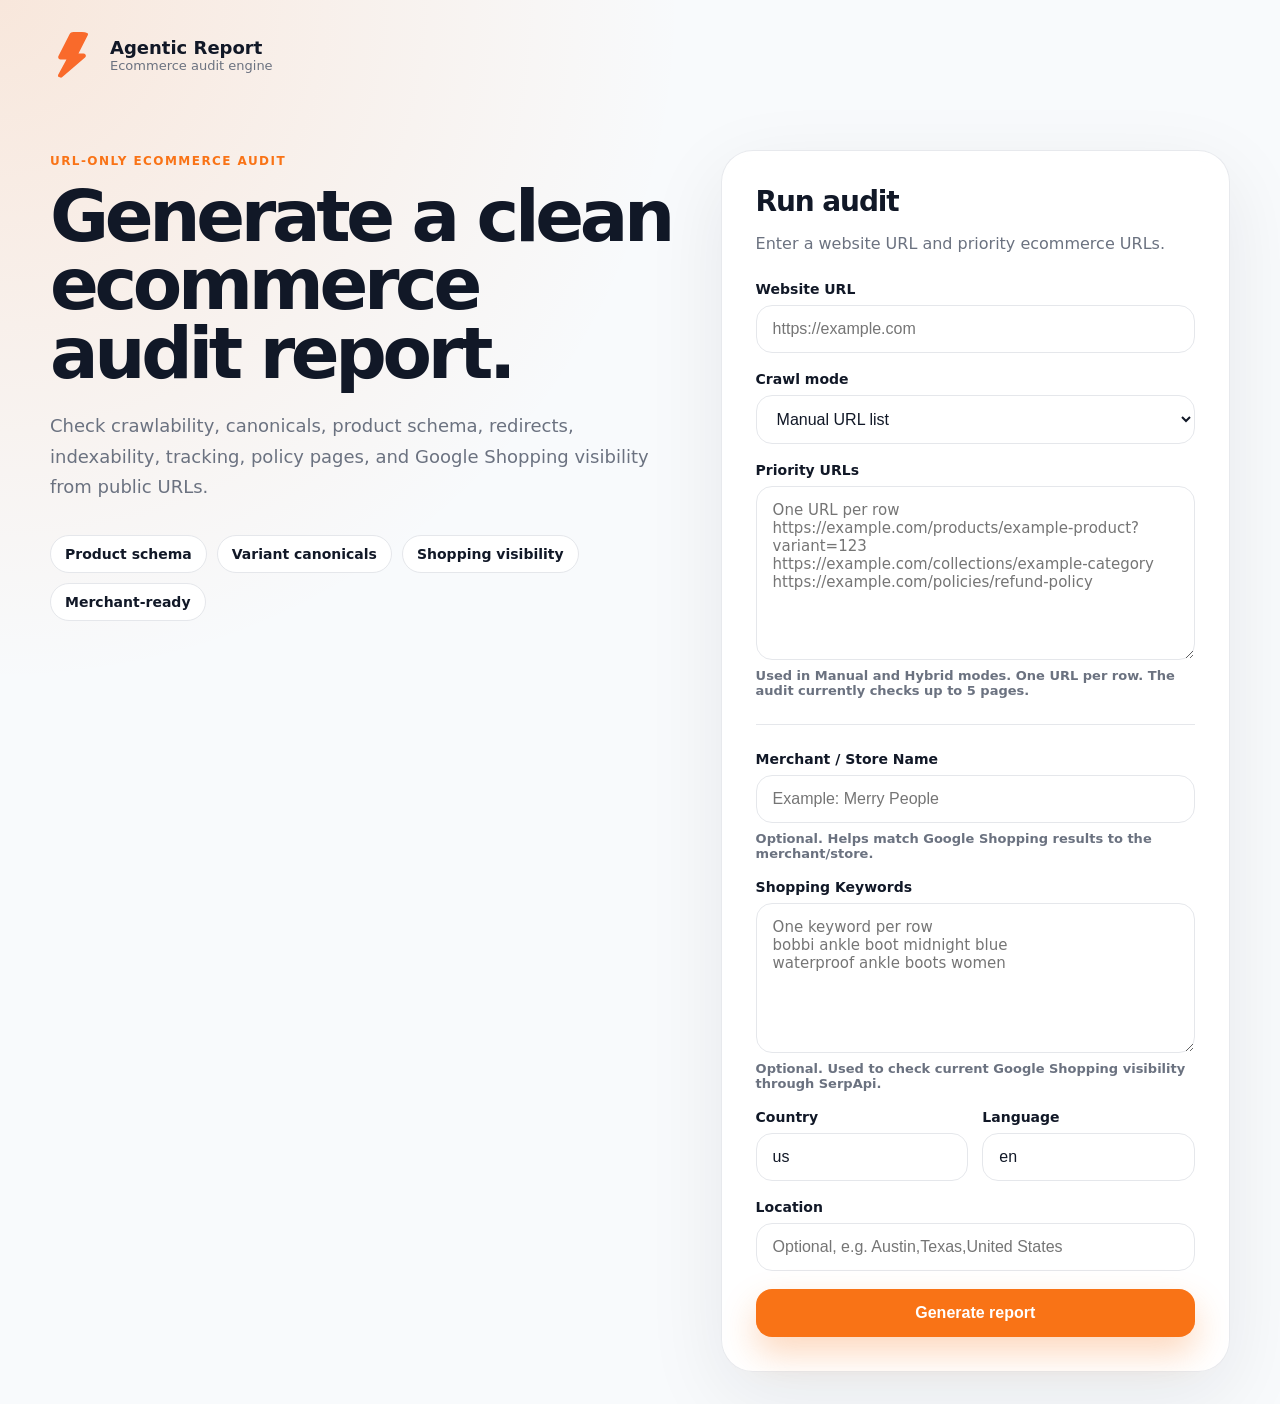
<file: templates/index.html>
<!DOCTYPE html>
<html lang="en">
<head>
  <meta charset="UTF-8" />
  <meta name="viewport" content="width=device-width, initial-scale=1.0" />
  <title>Agentic Report</title>
  <link rel="stylesheet" href="/static/css/styles.css" />
</head>
<body>
  <main class="page-shell">
    <section class="hero">
      <nav class="nav">
        <div class="brand">
          <img
            src="/static/img/hv-icon-orange.svg"
            class="logo-img"
            alt="High Voltage SEO logo"
          />
          <div>
            <div class="brand-name">Agentic Report</div>
            <div class="brand-subtitle">Ecommerce audit engine</div>
          </div>
        </div>
      </nav>

      <div class="hero-grid">
        <div class="hero-copy">
          <div class="eyebrow">URL-only ecommerce audit</div>
          <h1>Generate a clean ecommerce audit report.</h1>
          <p>
            Check crawlability, canonicals, product schema, redirects, indexability,
            tracking, policy pages, and Google Shopping visibility from public URLs.
          </p>

          <div class="feature-row">
            <span>Product schema</span>
            <span>Variant canonicals</span>
            <span>Shopping visibility</span>
            <span>Merchant-ready</span>
          </div>
        </div>

        <div class="audit-card">
          <h2>Run audit</h2>
          <p class="muted">Enter a website URL and priority ecommerce URLs.</p>

          <form method="post" action="/audit" class="audit-form">
            <label>
              Website URL
              <input
                type="url"
                name="url"
                placeholder="https://example.com"
                required
              />
            </label>

            <label>
              Crawl mode
              <select name="crawl_mode" id="crawl_mode">
                <option value="manual" selected>Manual URL list</option>
                <option value="auto">Auto crawl</option>
                <option value="hybrid">Hybrid</option>
              </select>
            </label>

            <label class="manual-url-field">
              Priority URLs
              <textarea
                name="manual_urls_text"
                rows="8"
                placeholder="One URL per row&#10;https://example.com/products/example-product?variant=123&#10;https://example.com/collections/example-category&#10;https://example.com/policies/refund-policy"
              ></textarea>
              <span class="field-hint">
                Used in Manual and Hybrid modes. One URL per row. The audit currently checks up to 5 pages.
              </span>
            </label>

            <div class="form-divider"></div>

            <label>
              Merchant / Store Name
              <input
                type="text"
                name="merchant_name"
                placeholder="Example: Merry People"
              />
              <span class="field-hint">
                Optional. Helps match Google Shopping results to the merchant/store.
              </span>
            </label>

            <label>
              Shopping Keywords
              <textarea
                name="shopping_keywords_text"
                rows="6"
                placeholder="One keyword per row&#10;bobbi ankle boot midnight blue&#10;waterproof ankle boots women"
              ></textarea>
              <span class="field-hint">
                Optional. Used to check current Google Shopping visibility through SerpApi.
              </span>
            </label>

            <div class="mini-grid">
              <label>
                Country
                <input type="text" name="shopping_country" value="us" />
              </label>

              <label>
                Language
                <input type="text" name="shopping_language" value="en" />
              </label>
            </div>

            <label>
              Location
              <input
                type="text"
                name="shopping_location"
                placeholder="Optional, e.g. Austin,Texas,United States"
              />
            </label>

            <button type="submit">
              Generate report
            </button>
          </form>
        </div>
      </div>
    </section>
  </main>

  <script>
    const form = document.querySelector(".audit-form");
    const button = form.querySelector("button");
    const crawlMode = document.querySelector("#crawl_mode");
    const manualField = document.querySelector(".manual-url-field");

    function updateManualFieldVisibility() {
      if (crawlMode.value === "auto") {
        manualField.classList.add("is-muted");
      } else {
        manualField.classList.remove("is-muted");
      }
    }

    crawlMode.addEventListener("change", updateManualFieldVisibility);
    updateManualFieldVisibility();

    form.addEventListener("submit", () => {
      button.textContent = "Generating report...";
      button.disabled = true;
    });
  </script>
</body>
</html>
</file>
<file: static/css/styles.css>
:root {
  --primary: #f97316;
  --primary-dark: #ea580c;
  --accent: #22c55e;
  --dark: #111827;
  --muted: #6b7280;
  --border: #e5e7eb;
  --bg: #f8fafc;
  --card: #ffffff;
  --danger: #ef4444;
  --warning: #f59e0b;
  --success: #22c55e;
  --neutral: #64748b;
}

* {
  box-sizing: border-box;
}

body {
  margin: 0;
  font-family:
    Inter,
    ui-sans-serif,
    system-ui,
    -apple-system,
    BlinkMacSystemFont,
    "Segoe UI",
    sans-serif;
  background:
    radial-gradient(circle at top left, rgba(249, 115, 22, 0.14), transparent 36%),
    var(--bg);
  color: var(--dark);
}

a {
  color: var(--primary);
  text-decoration: none;
}

a:hover {
  text-decoration: underline;
}

.page-shell,
.report-shell {
  width: min(1180px, calc(100% - 40px));
  margin: 0 auto;
}

.hero {
  min-height: 100vh;
  padding: 32px 0;
}

.nav,
.report-header {
  display: flex;
  align-items: center;
  justify-content: space-between;
  margin-bottom: 72px;
}

.brand {
  display: flex;
  align-items: center;
  gap: 14px;
}

.logo-mark {
  width: 46px;
  height: 46px;
  border-radius: 16px;
  display: grid;
  place-items: center;
  color: white;
  font-weight: 800;
  background: linear-gradient(135deg, var(--primary), #fb923c);
  box-shadow: 0 14px 30px rgba(249, 115, 22, 0.28);
}

.logo-img {
  width: 46px;
  height: 46px;
  object-fit: contain;
  border-radius: 14px;
}

.brand-name {
  font-weight: 800;
  font-size: 18px;
}

.brand-subtitle {
  font-size: 13px;
  color: var(--muted);
}

.hero-grid {
  display: grid;
  grid-template-columns: 1.1fr 0.9fr;
  gap: 48px;
}

.eyebrow {
  display: inline-flex;
  font-size: 12px;
  font-weight: 800;
  letter-spacing: 0.12em;
  text-transform: uppercase;
  color: var(--primary);
  margin-bottom: 14px;
}

.hero-copy h1,
.report-hero h1 {
  font-size: clamp(42px, 6vw, 72px);
  line-height: 0.95;
  letter-spacing: -0.06em;
  margin: 0 0 24px;
}

.hero-copy p,
.report-hero p {
  font-size: 18px;
  line-height: 1.7;
  color: var(--muted);
  max-width: 650px;
}

.feature-row {
  display: flex;
  flex-wrap: wrap;
  gap: 10px;
  margin-top: 32px;
}

.feature-row span {
  padding: 10px 14px;
  border-radius: 999px;
  background: white;
  border: 1px solid var(--border);
  font-weight: 700;
  font-size: 14px;
}

.audit-card,
.section-card,
.score-card,
.stat-card {
  background: rgba(255, 255, 255, 0.88);
  border: 1px solid rgba(229, 231, 235, 0.9);
  box-shadow: 0 24px 80px rgba(15, 23, 42, 0.08);
  backdrop-filter: blur(16px);
}

.audit-card {
  border-radius: 32px;
  padding: 34px;
}

.audit-card h2 {
  margin: 0 0 8px;
  font-size: 28px;
  letter-spacing: -0.04em;
}

.muted {
  color: var(--muted);
}

.audit-form {
  display: grid;
  gap: 18px;
  margin-top: 28px;
}

label {
  display: grid;
  gap: 8px;
  font-weight: 800;
  font-size: 14px;
}

input,
select,
textarea {
  width: 100%;
  border: 1px solid var(--border);
  border-radius: 16px;
  padding: 14px 16px;
  font-size: 16px;
  background: white;
  color: var(--dark);
}

textarea {
  resize: vertical;
  min-height: 150px;
  font-size: 15px;
  font-family:
    Inter,
    ui-sans-serif,
    system-ui,
    -apple-system,
    BlinkMacSystemFont,
    "Segoe UI",
    sans-serif;
}

input:focus,
select:focus,
textarea:focus {
  outline: 3px solid rgba(249, 115, 22, 0.18);
  border-color: var(--primary);
}

button,
.secondary-button {
  border: none;
  border-radius: 16px;
  padding: 15px 18px;
  font-size: 16px;
  font-weight: 900;
  background: var(--primary);
  color: white;
  cursor: pointer;
  box-shadow: 0 16px 34px rgba(249, 115, 22, 0.28);
}

button:hover,
.secondary-button:hover {
  background: var(--primary-dark);
  text-decoration: none;
}

button:disabled {
  opacity: 0.7;
  cursor: wait;
}

.secondary-button {
  display: inline-flex;
  font-size: 14px;
  padding: 12px 16px;
}

.report-actions {
  display: flex;
  gap: 12px;
  align-items: center;
}

.report-shell {
  padding: 32px 0 80px;
}

.report-header {
  margin-bottom: 42px;
}

.report-hero {
  display: grid;
  grid-template-columns: 1fr 220px;
  gap: 32px;
  align-items: center;
  margin-bottom: 28px;
}

.report-hero h1 {
  font-size: clamp(34px, 5vw, 56px);
  word-break: break-word;
}

.score-card {
  border-radius: 32px;
  padding: 30px;
  text-align: center;
}

.score-label {
  color: var(--muted);
  font-weight: 800;
}

.score-number {
  font-size: 76px;
  font-weight: 950;
  letter-spacing: -0.08em;
  color: var(--primary);
}

.score-caption {
  color: var(--muted);
}

.stats-grid {
  display: grid;
  grid-template-columns: repeat(4, 1fr);
  gap: 18px;
  margin: 28px 0;
}

.shopping-stats {
  grid-template-columns: repeat(4, 1fr);
}

.stat-card {
  border-radius: 24px;
  padding: 22px;
}

.stat-card span {
  display: block;
  color: var(--muted);
  font-weight: 800;
}

.stat-card strong {
  display: block;
  margin-top: 8px;
  font-size: 36px;
}

.stat-card.danger strong {
  color: var(--danger);
}

.stat-card.warning strong {
  color: var(--warning);
}

.stat-card.success strong {
  color: var(--success);
}

.stat-card.neutral strong {
  color: var(--neutral);
}

.section-card {
  border-radius: 30px;
  padding: 28px;
  margin-top: 24px;
}

.section-heading {
  display: flex;
  justify-content: space-between;
  margin-bottom: 22px;
}

.section-heading h2 {
  margin: 0;
  font-size: 30px;
  letter-spacing: -0.04em;
}

.findings-list {
  display: grid;
  gap: 18px;
}

.finding-card {
  border: 1px solid var(--border);
  border-radius: 24px;
  padding: 22px;
  background: white;
}

.finding-topline {
  display: flex;
  gap: 8px;
  margin-bottom: 12px;
}

.finding-card h3 {
  margin: 0;
  font-size: 22px;
  letter-spacing: -0.03em;
}

.category {
  margin-top: 6px;
  color: var(--muted);
  font-weight: 700;
}

.finding-meta {
  display: flex;
  flex-wrap: wrap;
  gap: 10px;
  margin: 16px 0;
}

.finding-meta span {
  padding: 8px 10px;
  border-radius: 999px;
  background: #f1f5f9;
  color: #334155;
  font-size: 13px;
  font-weight: 800;
}

.status-pill,
.severity-pill {
  display: inline-flex;
  align-items: center;
  border-radius: 999px;
  padding: 6px 10px;
  font-size: 12px;
  font-weight: 900;
  text-transform: uppercase;
}

.status-fail {
  background: #fee2e2;
  color: #991b1b;
}

.status-warning {
  background: #fef3c7;
  color: #92400e;
}

.status-pass {
  background: #dcfce7;
  color: #166534;
}

.status-unknown {
  background: #e2e8f0;
  color: #334155;
}

.severity-critical,
.severity-high {
  background: #ffe4e6;
  color: #9f1239;
}

.severity-medium {
  background: #ffedd5;
  color: #9a3412;
}

.severity-low {
  background: #e0f2fe;
  color: #075985;
}

details {
  margin-top: 16px;
}

summary {
  cursor: pointer;
  font-weight: 900;
  color: var(--primary);
}

.evidence-list {
  display: grid;
  gap: 12px;
  margin-top: 12px;
  padding-left: 20px;
}

.table-wrap {
  overflow-x: auto;
}

table {
  width: 100%;
  border-collapse: collapse;
  background: white;
  border-radius: 18px;
  overflow: hidden;
}

th,
td {
  padding: 14px 16px;
  border-bottom: 1px solid var(--border);
  text-align: left;
  vertical-align: top;
  font-size: 14px;
}

th {
  background: #f8fafc;
  color: #475569;
  font-size: 12px;
  text-transform: uppercase;
  letter-spacing: 0.08em;
}

td {
  color: #334155;
}

.field-hint {
  font-size: 13px;
  color: var(--muted);
  font-weight: 600;
}

.manual-url-field {
  transition: opacity 0.2s ease;
}

.manual-url-field.is-muted {
  opacity: 0.55;
}

.form-divider {
  height: 1px;
  background: var(--border);
  margin: 8px 0;
}

.mini-grid {
  display: grid;
  grid-template-columns: 1fr 1fr;
  gap: 14px;
}

@media (max-width: 860px) {
  .hero-grid,
  .report-hero,
  .stats-grid,
  .shopping-stats {
    grid-template-columns: 1fr;
  }

  .nav,
  .report-header {
    align-items: flex-start;
    gap: 18px;
    flex-direction: column;
  }

  .report-actions {
    flex-direction: column;
    align-items: stretch;
    width: 100%;
  }

  .hero {
    padding-top: 24px;
  }
}

@media (max-width: 700px) {
  .mini-grid {
    grid-template-columns: 1fr;
  }
}

@media print {
  @page {
    size: A4;
    margin: 14mm;
  }

  body {
    background: white;
    color: #111827;
  }

  .no-print,
  .report-actions {
    display: none !important;
  }

  .report-shell {
    width: 100%;
    padding: 0;
  }

  .report-header {
    margin-bottom: 24px;
    break-inside: avoid;
  }

  .report-hero,
  .stats-grid {
    break-inside: avoid;
  }

  .section-card,
  .finding-card,
  .score-card,
  .stat-card {
    box-shadow: none;
    backdrop-filter: none;
    background: white;
  }

  .section-card {
    border: 1px solid #e5e7eb;
    page-break-inside: avoid;
    break-inside: avoid;
  }

  .finding-card {
    page-break-inside: avoid;
    break-inside: avoid;
  }

  a {
    color: #111827;
    text-decoration: none;
  }

  details {
    display: block;
  }

  details > summary {
    display: none;
  }

  table {
    font-size: 11px;
  }

  th,
  td {
    padding: 8px 10px;
    font-size: 11px;
  }
}
</file>
